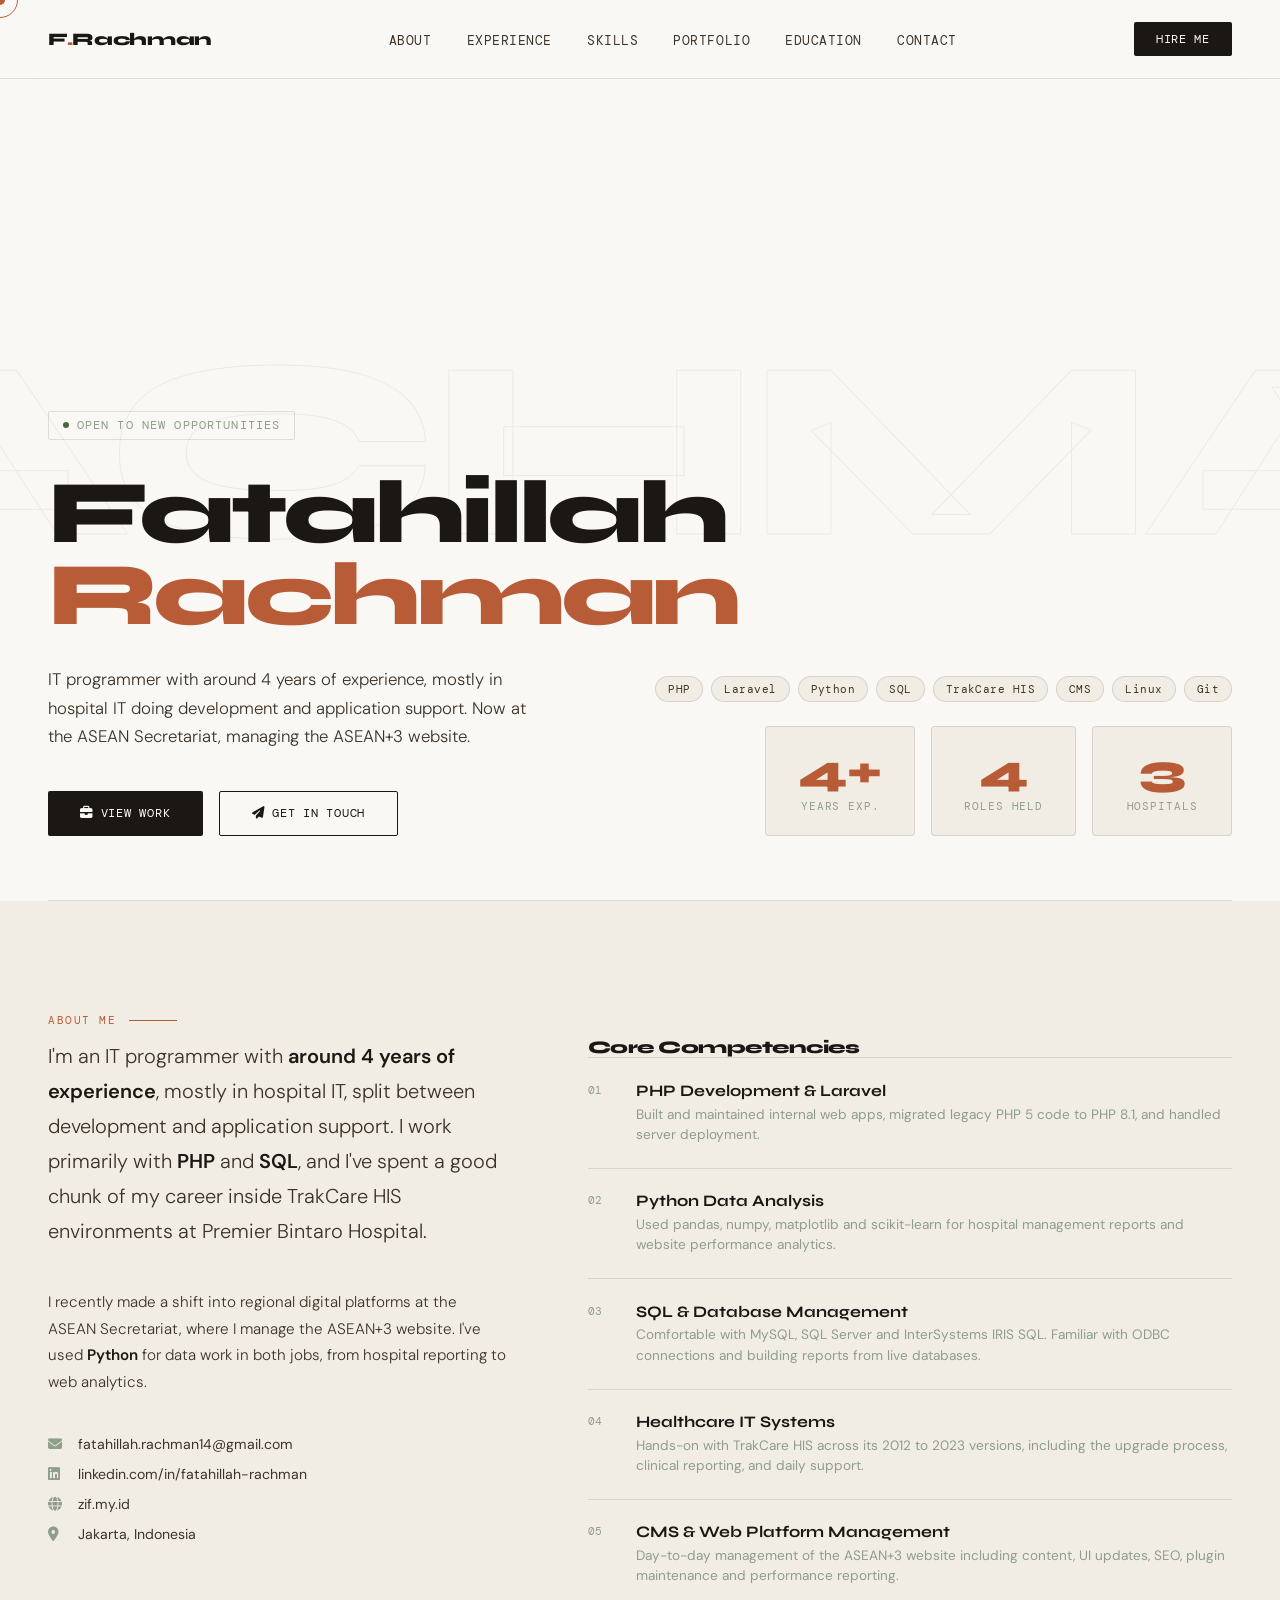
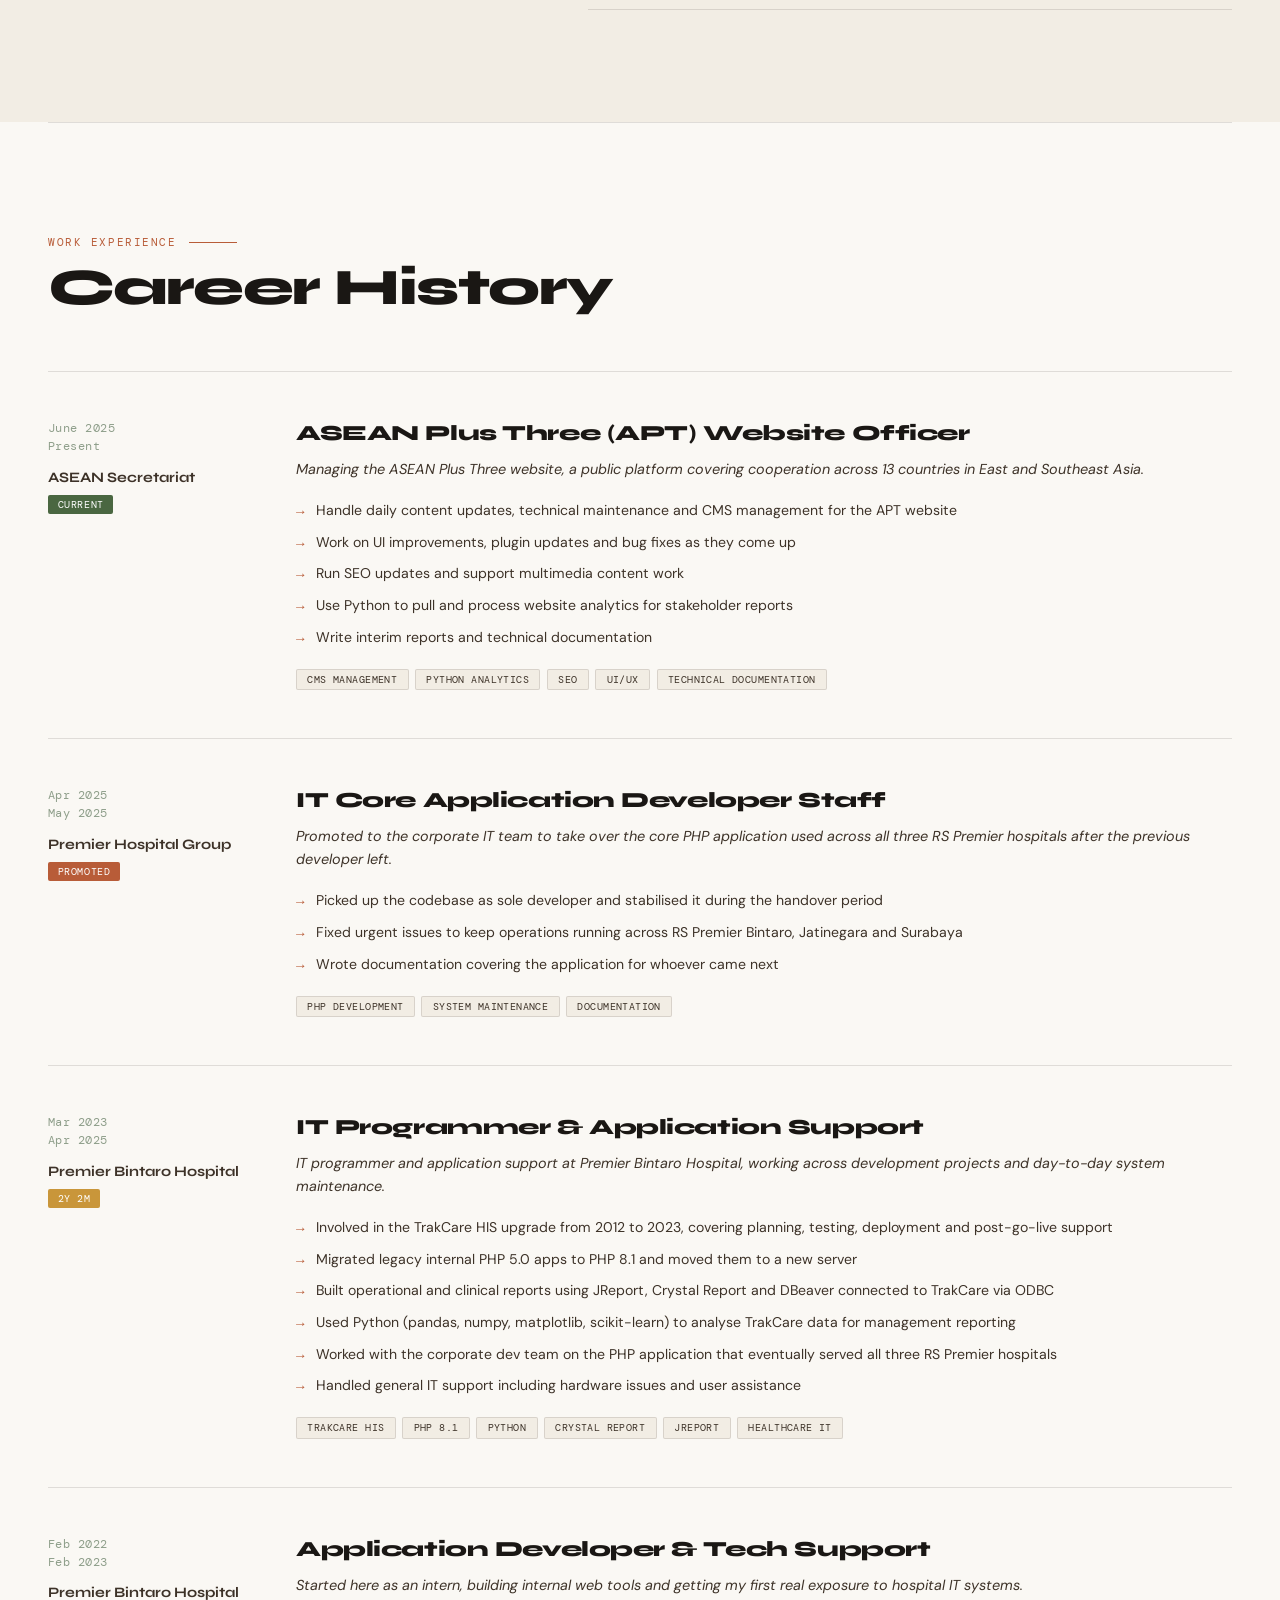
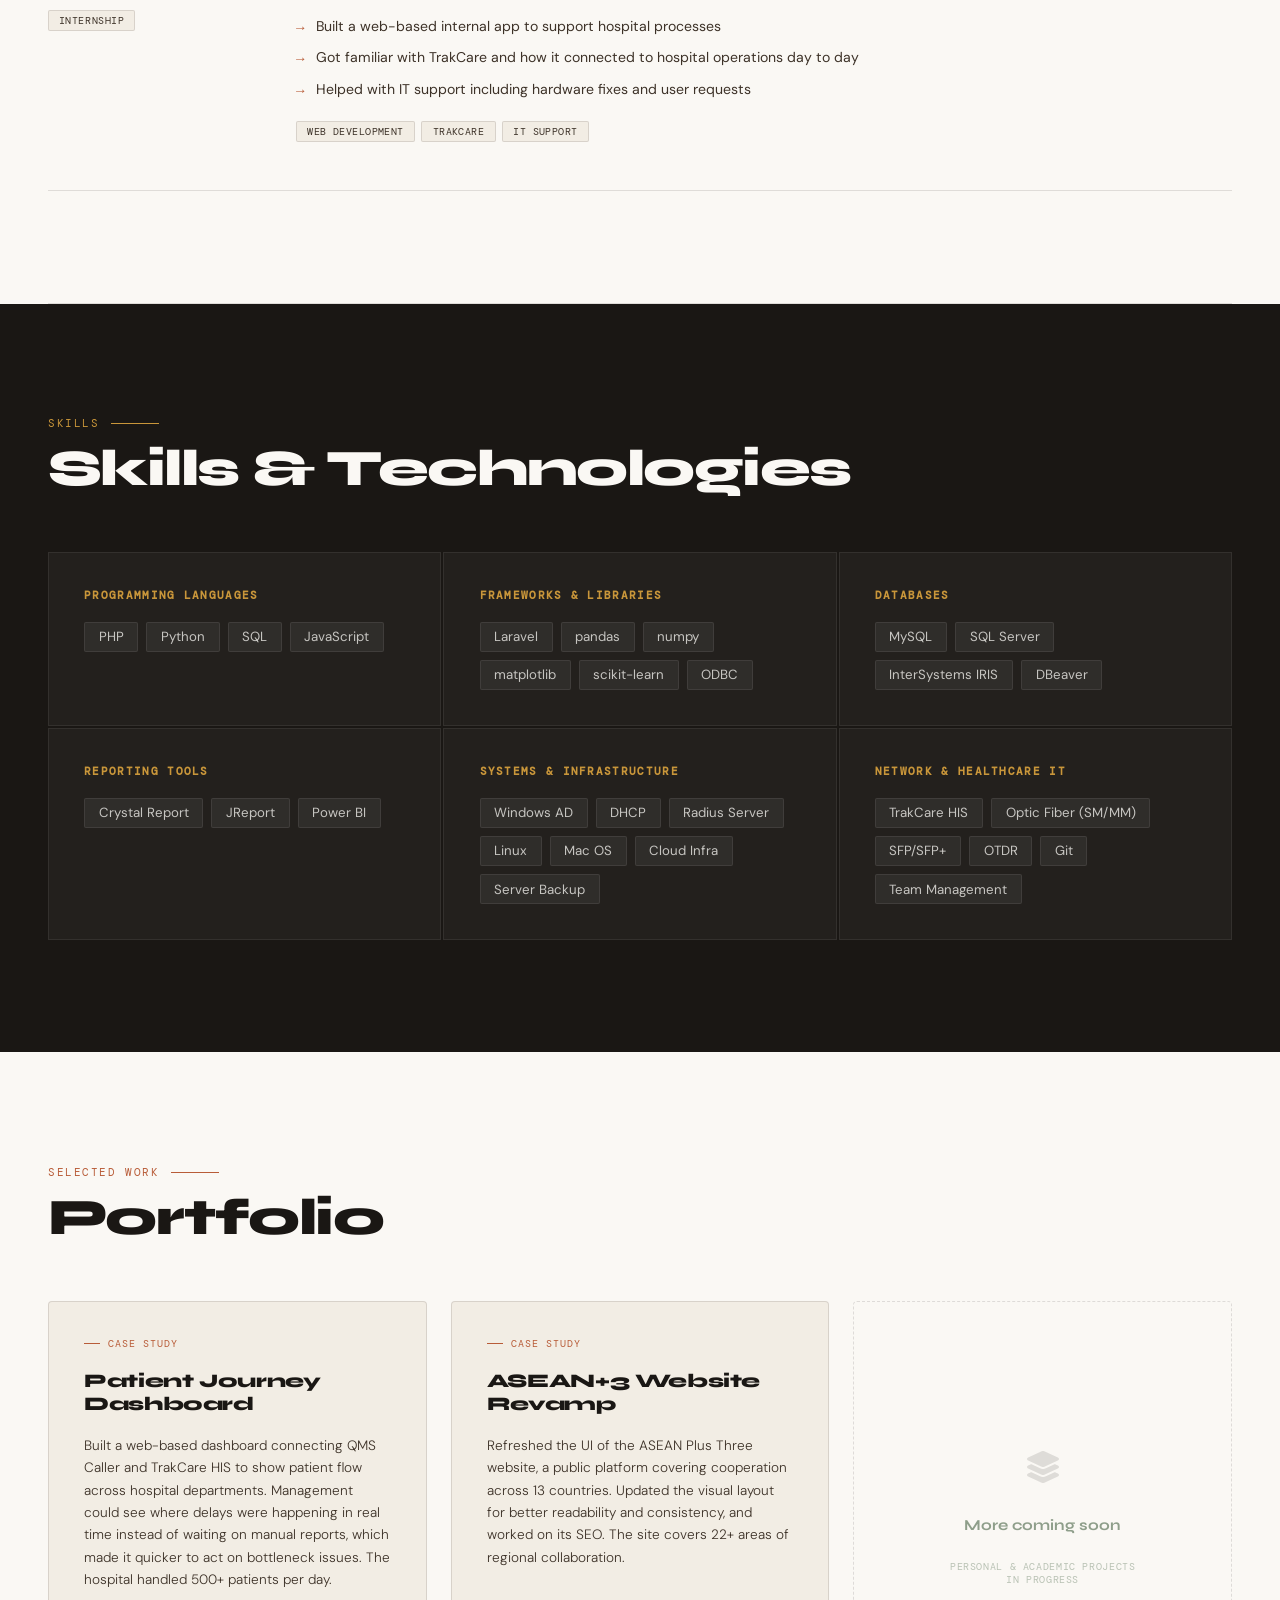
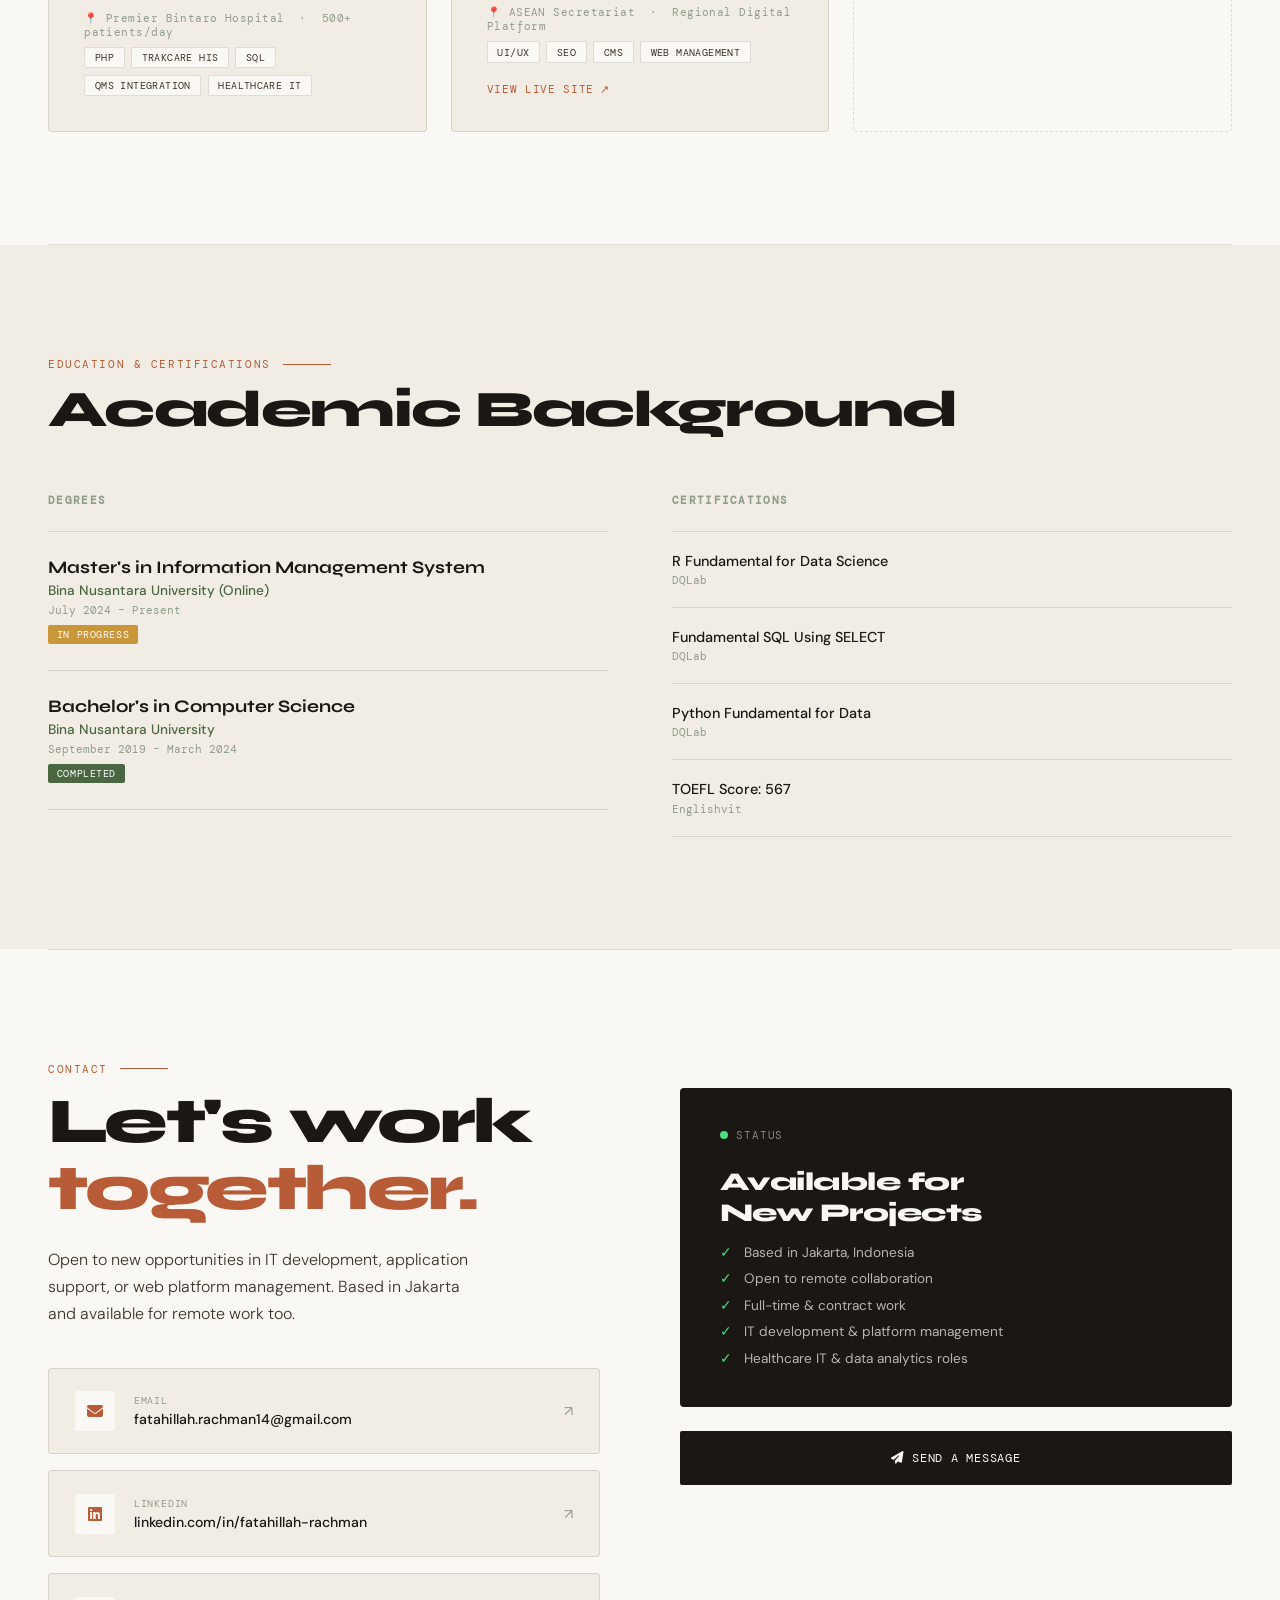
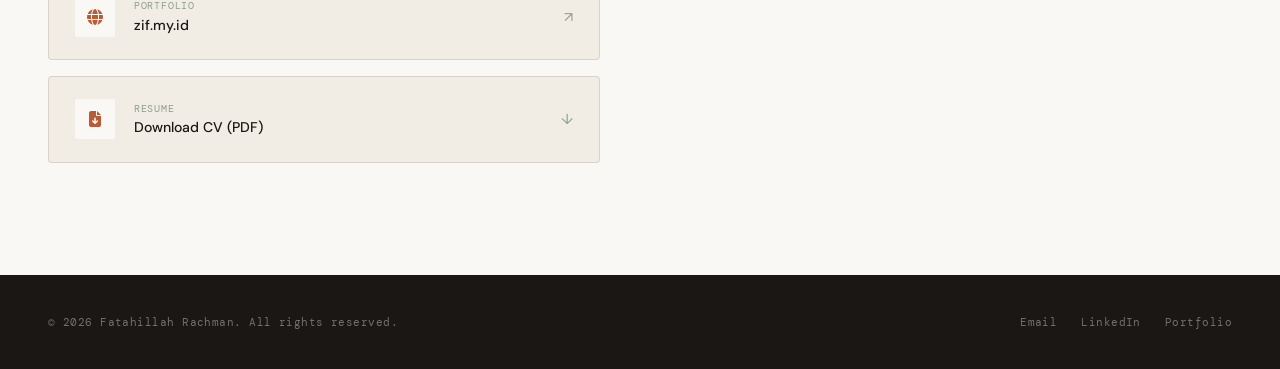
<file: index.html>
<!DOCTYPE html>
<html lang="en" class="scroll-smooth">
<head>
    <meta charset="UTF-8">
    <meta name="viewport" content="width=device-width, initial-scale=1.0">
    <title>Fatahillah Rachman — APT Website Officer & IT Programmer</title>
    <meta name="description" content="Portfolio of Fatahillah Rachman — APT Website Officer at ASEAN Secretariat. Background in healthcare IT, PHP development, SQL and Python data analysis.">

    <link rel="canonical" href="https://zif.my.id/">
    <link rel="icon" href="assets/favicon.ico">

    <meta property="og:type" content="website">
    <meta property="og:url" content="https://zif.my.id/">
    <meta property="og:title" content="Fatahillah Rachman — APT Website Officer & IT Programmer">
    <meta property="og:description" content="APT Website Officer at the ASEAN Secretariat. Background in healthcare IT, PHP development, SQL and Python data analysis.">
    <meta name="twitter:card" content="summary">

    <script>document.documentElement.classList.add('js');</script>

    <script type="application/ld+json">
    {
      "@context": "https://schema.org",
      "@type": "Person",
      "name": "Fatahillah Rachman",
      "url": "https://zif.my.id",
      "jobTitle": "ASEAN Plus Three (APT) Website Officer",
      "worksFor": { "@type": "Organization", "name": "ASEAN Secretariat" },
      "alumniOf": { "@type": "CollegeOrUniversity", "name": "Bina Nusantara University" },
      "knowsAbout": ["PHP", "Laravel", "Python", "SQL", "Healthcare IT", "TrakCare HIS", "CMS", "SEO", "Web Analytics"],
      "sameAs": ["https://linkedin.com/in/fatahillah-rachman"]
    }
    </script>

    <link rel="preconnect" href="https://fonts.googleapis.com">
    <link href="https://fonts.googleapis.com/css2?family=Syne:wght@400;600;700;800&family=DM+Mono:ital,wght@0,400;0,500;1,400&family=DM+Sans:ital,opsz,wght@0,9..40,300;0,9..40,400;0,9..40,500;1,9..40,300&display=swap" rel="stylesheet">
    <link rel="stylesheet" href="https://cdnjs.cloudflare.com/ajax/libs/font-awesome/6.5.0/css/all.min.css">

    <style>
        :root {
            --sand:    #F2EDE4;
            --cream:   #FAF8F4;
            --ink:     #1A1714;
            --bark:    #3D3228;
            --moss:    #4A6741;
            --clay:    #B85C38;
            --gold:    #C9963A;
            --mist:    #8E9E8A;
            --line:    rgba(26,23,20,0.12);
        }

        *, *::before, *::after { box-sizing: border-box; margin: 0; padding: 0; }

        html { font-size: 16px; }

        body {
            font-family: 'DM Sans', sans-serif;
            background: var(--cream);
            color: var(--ink);
            overflow-x: hidden;
        }

        /* Custom Cursor */
        .cursor {
            position: fixed;
            width: 10px; height: 10px;
            background: var(--clay);
            border-radius: 50%;
            pointer-events: none;
            z-index: 9999;
            transform: translate(-50%, -50%);
            transition: transform 0.1s, width 0.2s, height 0.2s, background 0.2s;
        }
        .cursor-ring {
            position: fixed;
            width: 36px; height: 36px;
            border: 1.5px solid var(--clay);
            border-radius: 50%;
            pointer-events: none;
            z-index: 9998;
            transform: translate(-50%, -50%);
            transition: transform 0.18s ease, width 0.25s, height 0.25s;
        }
        html:not(.has-cursor) .cursor, html:not(.has-cursor) .cursor-ring { display: none; }
        html.has-cursor, html.has-cursor * { cursor: none !important; }

        /* Scrollbar */
        ::-webkit-scrollbar { width: 5px; }
        ::-webkit-scrollbar-track { background: var(--sand); }
        ::-webkit-scrollbar-thumb { background: var(--clay); border-radius: 4px; }

        /* NAV */
        nav {
            position: fixed; top: 0; left: 0; right: 0;
            z-index: 100;
            display: flex; align-items: center; justify-content: space-between;
            padding: 1.4rem 3rem;
            background: rgba(250,248,244,0.85);
            backdrop-filter: blur(16px);
            border-bottom: 1px solid var(--line);
            transition: padding 0.3s;
        }
        .nav-logo {
            font-family: 'Syne', sans-serif;
            font-weight: 800; font-size: 1.1rem;
            letter-spacing: -0.02em;
            color: var(--ink);
            text-decoration: none;
        }
        .nav-logo span { color: var(--clay); }
        .nav-links { display: flex; gap: 2.2rem; list-style: none; }
        .nav-links a {
            font-size: 0.82rem;
            font-family: 'DM Mono', monospace;
            color: var(--bark);
            text-decoration: none;
            letter-spacing: 0.04em;
            text-transform: uppercase;
            transition: color 0.2s;
        }
        .nav-links a:hover { color: var(--clay); }
        .nav-cta {
            font-family: 'DM Mono', monospace;
            font-size: 0.78rem;
            letter-spacing: 0.05em;
            text-transform: uppercase;
            background: var(--ink);
            color: var(--cream);
            padding: 0.55rem 1.4rem;
            border-radius: 2px;
            text-decoration: none;
            transition: background 0.2s;
        }
        .nav-cta:hover { background: var(--clay); }
        .nav-hamburger { display: none; background: none; border: none; cursor: pointer; }
        .nav-hamburger span { display: block; width: 22px; height: 2px; background: var(--ink); margin: 5px 0; transition: 0.3s; }

        /* HERO */
        #home {
            min-height: 100vh;
            display: grid;
            grid-template-columns: 1fr 1fr;
            align-items: end;
            padding: 10rem 3rem 4rem;
            position: relative;
            overflow: hidden;
        }
        .hero-bg-text {
            position: absolute;
            top: 50%; left: 50%;
            transform: translate(-50%, -50%);
            font-family: 'Syne', sans-serif;
            font-weight: 800;
            font-size: clamp(8rem, 20vw, 18rem);
            color: transparent;
            -webkit-text-stroke: 1px rgba(26,23,20,0.06);
            white-space: nowrap;
            pointer-events: none;
            user-select: none;
            letter-spacing: -0.04em;
        }
        #home > * { min-width: 0; }
        .hero-left { position: relative; z-index: 2; }
        .hero-tag {
            display: inline-flex; align-items: center; gap: 0.5rem;
            font-family: 'DM Mono', monospace;
            font-size: 0.72rem;
            letter-spacing: 0.1em;
            text-transform: uppercase;
            color: var(--mist);
            border: 1px solid var(--line);
            padding: 0.35rem 0.85rem;
            border-radius: 2px;
            margin-bottom: 2rem;
        }
        .hero-tag::before {
            content: '';
            width: 6px; height: 6px;
            background: var(--moss);
            border-radius: 50%;
            animation: pulse 2s infinite;
        }
        @keyframes pulse { 0%,100%{opacity:1;transform:scale(1);} 50%{opacity:0.4;transform:scale(0.8);} }
        .hero-name {
            font-family: 'Syne', sans-serif;
            font-weight: 800;
            font-size: clamp(3.2rem, 7vw, 6.5rem);
            line-height: 0.92;
            letter-spacing: -0.04em;
            color: var(--ink);
            margin-bottom: 1.8rem;
        }
        .hero-name em { color: var(--clay); font-style: normal; }
        .hero-desc {
            font-size: 1.05rem;
            line-height: 1.7;
            color: var(--bark);
            max-width: 480px;
            margin-bottom: 2.5rem;
            font-weight: 300;
        }
        .hero-actions { display: flex; gap: 1rem; flex-wrap: wrap; }
        .btn {
            display: inline-flex; align-items: center; gap: 0.5rem;
            font-family: 'DM Mono', monospace;
            font-size: 0.78rem;
            letter-spacing: 0.06em;
            text-transform: uppercase;
            text-decoration: none;
            padding: 0.85rem 2rem;
            border-radius: 2px;
            transition: all 0.25s;
        }
        .btn-dark { background: var(--ink); color: var(--cream); }
        .btn-dark:hover { background: var(--clay); }
        .btn-outline {
            background: transparent;
            color: var(--ink);
            border: 1.5px solid var(--ink);
        }
        .btn-outline:hover { background: var(--ink); color: var(--cream); }

        .hero-right {
            position: relative; z-index: 2;
            display: flex; flex-direction: column;
            align-items: flex-end; justify-content: flex-end;
            gap: 1.5rem;
        }
        .hero-stats { display: flex; gap: 1rem; }
        .hero-stat-card {
            background: var(--sand);
            border: 1px solid var(--line);
            border-radius: 4px;
            padding: 1.4rem 2rem;
            text-align: center;
            min-width: 140px;
        }
        .hero-stat-card .num {
            font-family: 'Syne', sans-serif;
            font-weight: 800;
            font-size: 2.8rem;
            color: var(--clay);
            line-height: 1;
        }
        .hero-stat-card .label {
            font-family: 'DM Mono', monospace;
            font-size: 0.68rem;
            text-transform: uppercase;
            letter-spacing: 0.08em;
            color: var(--mist);
            margin-top: 0.3rem;
        }
        .hero-stack {
            display: flex; flex-wrap: wrap; gap: 0.5rem;
            justify-content: flex-end;
        }
        .stack-pill {
            font-family: 'DM Mono', monospace;
            font-size: 0.7rem;
            letter-spacing: 0.04em;
            background: var(--sand);
            border: 1px solid var(--line);
            color: var(--bark);
            padding: 0.3rem 0.75rem;
            border-radius: 100px;
        }
        /* SECTION BASE */
        section { padding: 7rem 3rem; }
        .section-label {
            font-family: 'DM Mono', monospace;
            font-size: 0.7rem;
            letter-spacing: 0.14em;
            text-transform: uppercase;
            color: var(--clay);
            margin-bottom: 0.75rem;
            display: flex; align-items: center; gap: 0.75rem;
        }
        .section-label::after { content: ''; flex: 1; max-width: 48px; height: 1px; background: var(--clay); }
        .section-title {
            font-family: 'Syne', sans-serif;
            font-weight: 800;
            font-size: clamp(2rem, 4vw, 3.2rem);
            letter-spacing: -0.03em;
            line-height: 1.05;
            color: var(--ink);
            margin-bottom: 3.5rem;
        }
        .divider { height: 1px; background: var(--line); margin: 0 3rem; }

        /* ABOUT */
        #about { background: var(--sand); }
        .about-grid { display: grid; grid-template-columns: 1fr 1.4fr; gap: 5rem; align-items: start; }
        .about-left { }
        .about-intro {
            font-size: 1.25rem;
            line-height: 1.75;
            font-weight: 300;
            color: var(--bark);
            margin-bottom: 2.5rem;
        }
        .about-intro strong { font-weight: 600; color: var(--ink); }
        .contact-chips { display: flex; flex-direction: column; gap: 0.75rem; }
        .chip {
            display: flex; align-items: center; gap: 0.85rem;
            font-size: 0.88rem;
            color: var(--bark);
            text-decoration: none;
            transition: color 0.2s;
        }
        .chip:hover { color: var(--clay); }
        .chip i { width: 16px; color: var(--mist); }
        .about-right { }
        .competency-list { display: flex; flex-direction: column; }
        .competency-item {
            display: flex; align-items: flex-start;
            padding: 1.4rem 0;
            border-bottom: 1px solid var(--line);
            gap: 1.5rem;
        }
        .competency-item:first-child { border-top: 1px solid var(--line); }
        .competency-num {
            font-family: 'DM Mono', monospace;
            font-size: 0.68rem;
            color: var(--mist);
            min-width: 24px;
            padding-top: 2px;
        }
        .competency-info h4 {
            font-family: 'Syne', sans-serif;
            font-weight: 700;
            font-size: 1rem;
            color: var(--ink);
            margin-bottom: 0.3rem;
        }
        .competency-info p {
            font-size: 0.85rem;
            color: var(--mist);
            line-height: 1.5;
        }

        /* EXPERIENCE */
        #experience { background: var(--cream); }
        .exp-list { display: flex; flex-direction: column; gap: 0; }
        .exp-item {
            display: grid;
            grid-template-columns: 200px 1fr;
            gap: 3rem;
            padding: 3rem 0;
            border-bottom: 1px solid var(--line);
            position: relative;
        }
        .exp-item:first-child { border-top: 1px solid var(--line); }
        .exp-meta { }
        .exp-date {
            font-family: 'DM Mono', monospace;
            font-size: 0.72rem;
            color: var(--mist);
            letter-spacing: 0.04em;
            line-height: 1.6;
            margin-bottom: 0.75rem;
        }
        .exp-company {
            font-family: 'Syne', sans-serif;
            font-weight: 700;
            font-size: 0.9rem;
            color: var(--bark);
            margin-bottom: 0.4rem;
        }
        .exp-badge {
            display: inline-block;
            font-family: 'DM Mono', monospace;
            font-size: 0.62rem;
            letter-spacing: 0.06em;
            text-transform: uppercase;
            padding: 0.2rem 0.6rem;
            border-radius: 2px;
        }
        .badge-current { background: var(--moss); color: #fff; }
        .badge-promoted { background: var(--clay); color: #fff; }
        .badge-intern { background: var(--sand); color: var(--bark); border: 1px solid var(--line); }
        .exp-body { }
        .exp-title {
            font-family: 'Syne', sans-serif;
            font-weight: 800;
            font-size: 1.35rem;
            letter-spacing: -0.02em;
            color: var(--ink);
            margin-bottom: 0.75rem;
        }
        .exp-summary {
            font-size: 0.9rem;
            color: var(--bark);
            font-style: italic;
            margin-bottom: 1.2rem;
            line-height: 1.6;
        }
        .exp-bullets { list-style: none; display: flex; flex-direction: column; gap: 0.55rem; }
        .exp-bullets li {
            display: flex; gap: 0.75rem;
            font-size: 0.88rem;
            color: var(--bark);
            line-height: 1.55;
        }
        .exp-bullets li::before {
            content: '→';
            color: var(--clay);
            font-family: 'DM Mono', monospace;
            flex-shrink: 0;
            margin-top: 1px;
        }
        .exp-tags { display: flex; flex-wrap: wrap; gap: 0.4rem; margin-top: 1.2rem; }
        .exp-tag {
            font-family: 'DM Mono', monospace;
            font-size: 0.65rem;
            letter-spacing: 0.04em;
            text-transform: uppercase;
            background: var(--sand);
            color: var(--bark);
            border: 1px solid var(--line);
            padding: 0.2rem 0.65rem;
            border-radius: 2px;
        }

        /* SKILLS */
        #skills { background: var(--ink); color: var(--cream); }
        #skills .section-label { color: var(--gold); }
        #skills .section-label::after { background: var(--gold); }
        #skills .section-title { color: var(--cream); }
        .skills-grid { display: grid; grid-template-columns: repeat(3, 1fr); gap: 2px; }
        .skill-block {
            background: rgba(255,255,255,0.04);
            padding: 2.2rem;
            border: 1px solid rgba(255,255,255,0.07);
            transition: background 0.2s;
        }
        .skill-block:hover { background: rgba(255,255,255,0.08); }
        .skill-block h3 {
            font-family: 'DM Mono', monospace;
            font-size: 0.68rem;
            letter-spacing: 0.12em;
            text-transform: uppercase;
            color: var(--gold);
            margin-bottom: 1.2rem;
        }
        .skill-items { display: flex; flex-wrap: wrap; gap: 0.5rem; }
        .skill-item {
            font-size: 0.83rem;
            background: rgba(255,255,255,0.06);
            color: rgba(250,248,244,0.75);
            padding: 0.35rem 0.85rem;
            border-radius: 2px;
            border: 1px solid rgba(255,255,255,0.08);
            transition: background 0.2s, color 0.2s;
        }
        .skill-item:hover { background: var(--clay); color: #fff; border-color: var(--clay); }

        /* EDUCATION */
        #education { background: var(--sand); }
        .edu-grid { display: grid; grid-template-columns: 1fr 1fr; gap: 4rem; }
        .edu-col h3 {
            font-family: 'DM Mono', monospace;
            font-size: 0.68rem;
            letter-spacing: 0.12em;
            text-transform: uppercase;
            color: var(--mist);
            margin-bottom: 1.5rem;
        }
        .edu-item {
            padding: 1.6rem 0;
            border-bottom: 1px solid var(--line);
        }
        .edu-item:first-of-type { border-top: 1px solid var(--line); }
        .edu-degree {
            font-family: 'Syne', sans-serif;
            font-weight: 700;
            font-size: 1.1rem;
            color: var(--ink);
            margin-bottom: 0.25rem;
        }
        .edu-school {
            font-size: 0.85rem;
            color: var(--moss);
            font-weight: 500;
            margin-bottom: 0.25rem;
        }
        .edu-date {
            font-family: 'DM Mono', monospace;
            font-size: 0.7rem;
            color: var(--mist);
        }
        .edu-status {
            display: inline-block;
            font-family: 'DM Mono', monospace;
            font-size: 0.6rem;
            letter-spacing: 0.06em;
            text-transform: uppercase;
            padding: 0.18rem 0.55rem;
            border-radius: 2px;
            margin-top: 0.5rem;
        }
        .status-ongoing { background: var(--gold); color: #fff; }
        .status-done { background: var(--moss); color: #fff; }
        .cert-item {
            padding: 1.25rem 0;
            border-bottom: 1px solid var(--line);
        }
        .cert-item:first-of-type { border-top: 1px solid var(--line); }
        .cert-name {
            font-size: 0.9rem;
            font-weight: 500;
            color: var(--ink);
            margin-bottom: 0.2rem;
        }
        .cert-issuer {
            font-family: 'DM Mono', monospace;
            font-size: 0.68rem;
            color: var(--mist);
        }

        /* CONTACT */
        #contact { background: var(--cream); }
        .contact-grid { display: grid; grid-template-columns: 1fr 1fr; gap: 5rem; align-items: start; }
        .contact-left .big-text {
            font-family: 'Syne', sans-serif;
            font-weight: 800;
            font-size: clamp(2.2rem, 5vw, 4rem);
            letter-spacing: -0.04em;
            line-height: 1.05;
            color: var(--ink);
            margin-bottom: 1.5rem;
        }
        .contact-left .big-text em { color: var(--clay); font-style: normal; }
        .contact-left p {
            font-size: 1rem;
            color: var(--bark);
            font-weight: 300;
            line-height: 1.7;
            max-width: 420px;
            margin-bottom: 2.5rem;
        }
        .contact-links { display: flex; flex-direction: column; gap: 1rem; }
        .contact-link {
            display: flex; align-items: center; gap: 1.2rem;
            padding: 1.4rem 1.6rem;
            background: var(--sand);
            border: 1px solid var(--line);
            text-decoration: none;
            color: var(--ink);
            border-radius: 4px;
            transition: all 0.2s;
        }
        .contact-link:hover { background: var(--ink); color: var(--cream); border-color: var(--ink); }
        .contact-link:hover .cl-icon { background: rgba(255,255,255,0.1); color: var(--cream); }
        .cl-icon {
            width: 40px; height: 40px;
            background: var(--cream);
            border-radius: 2px;
            display: flex; align-items: center; justify-content: center;
            font-size: 1rem;
            color: var(--clay);
            flex-shrink: 0;
            transition: all 0.2s;
        }
        .cl-info { flex: 1; }
        .cl-type { font-family: 'DM Mono', monospace; font-size: 0.62rem; letter-spacing: 0.08em; text-transform: uppercase; color: var(--mist); margin-bottom: 0.2rem; }
        .cl-value { font-size: 0.88rem; font-weight: 500; }
        .cl-arrow { font-size: 0.9rem; color: var(--mist); transition: transform 0.2s; }
        .contact-link:hover .cl-arrow { transform: translate(4px, -4px); color: var(--cream); }
        .contact-right { }
        .availability-card {
            background: var(--ink);
            color: var(--cream);
            border-radius: 4px;
            padding: 2.5rem;
            margin-bottom: 1.5rem;
        }
        .avail-dot {
            display: inline-block;
            width: 8px; height: 8px;
            background: #4ade80;
            border-radius: 50%;
            margin-right: 0.5rem;
            animation: pulse 2s infinite;
        }
        .avail-title {
            font-family: 'DM Mono', monospace;
            font-size: 0.7rem;
            letter-spacing: 0.08em;
            text-transform: uppercase;
            color: rgba(250,248,244,0.5);
            margin-bottom: 1.5rem;
        }
        .avail-status {
            font-family: 'Syne', sans-serif;
            font-weight: 800;
            font-size: 1.6rem;
            letter-spacing: -0.02em;
            margin-bottom: 1rem;
        }
        .avail-list { list-style: none; display: flex; flex-direction: column; gap: 0.6rem; }
        .avail-list li { font-size: 0.85rem; color: rgba(250,248,244,0.7); display: flex; gap: 0.75rem; }
        .avail-list li::before { content: '✓'; color: #4ade80; }

        /* PORTFOLIO */
        #portfolio { background: var(--cream); }
        .porto-grid {
            display: grid;
            grid-template-columns: repeat(3, 1fr);
            gap: 1.5rem;
        }
        .porto-card {
            background: var(--sand);
            border: 1px solid var(--line);
            border-radius: 4px;
            padding: 2.2rem;
            display: flex;
            flex-direction: column;
            gap: 1.2rem;
            transition: all 0.25s;
            position: relative;
            overflow: hidden;
        }
        .porto-card::before {
            content: '';
            position: absolute;
            top: 0; left: 0; right: 0;
            height: 3px;
            background: var(--clay);
            transform: scaleX(0);
            transform-origin: left;
            transition: transform 0.3s ease;
        }
        .porto-card:hover::before { transform: scaleX(1); }
        .porto-card:hover { border-color: rgba(184,92,56,0.3); transform: translateY(-3px); }
        .porto-card.coming-soon {
            border-style: dashed;
            background: transparent;
            align-items: center;
            justify-content: center;
            text-align: center;
            min-height: 280px;
        }
        .porto-card.coming-soon:hover { transform: none; border-color: var(--line); }
        .porto-card.coming-soon::before { display: none; }
        .porto-type {
            font-family: 'DM Mono', monospace;
            font-size: 0.62rem;
            letter-spacing: 0.1em;
            text-transform: uppercase;
            color: var(--clay);
            display: flex; align-items: center; gap: 0.5rem;
        }
        .porto-type::before {
            content: '';
            width: 16px; height: 1px;
            background: var(--clay);
        }
        .porto-title {
            font-family: 'Syne', sans-serif;
            font-weight: 800;
            font-size: 1.2rem;
            letter-spacing: -0.02em;
            color: var(--ink);
            line-height: 1.2;
        }
        .porto-desc {
            font-size: 0.85rem;
            color: var(--bark);
            line-height: 1.65;
            font-weight: 300;
            flex: 1;
        }
        .porto-meta {
            display: flex; flex-direction: column; gap: 0.5rem;
        }
        .porto-org {
            font-family: 'DM Mono', monospace;
            font-size: 0.68rem;
            color: var(--mist);
            letter-spacing: 0.04em;
        }
        .porto-tags { display: flex; flex-wrap: wrap; gap: 0.4rem; }
        .porto-tag {
            font-family: 'DM Mono', monospace;
            font-size: 0.62rem;
            letter-spacing: 0.04em;
            text-transform: uppercase;
            background: var(--cream);
            color: var(--bark);
            border: 1px solid var(--line);
            padding: 0.2rem 0.6rem;
            border-radius: 2px;
        }
        .porto-link {
            display: inline-flex; align-items: center; gap: 0.4rem;
            font-family: 'DM Mono', monospace;
            font-size: 0.68rem;
            letter-spacing: 0.06em;
            text-transform: uppercase;
            color: var(--clay);
            text-decoration: none;
            margin-top: auto;
            transition: gap 0.2s;
        }
        .porto-link:hover { gap: 0.7rem; }
        .porto-coming-icon {
            font-size: 2rem;
            color: var(--line);
            margin-bottom: 0.5rem;
        }
        .porto-coming-text {
            font-family: 'Syne', sans-serif;
            font-weight: 700;
            font-size: 0.95rem;
            color: var(--mist);
            margin-bottom: 0.4rem;
        }
        .porto-coming-sub {
            font-family: 'DM Mono', monospace;
            font-size: 0.65rem;
            letter-spacing: 0.06em;
            color: rgba(142,158,138,0.6);
            text-transform: uppercase;
        }
        @media (max-width: 900px) {
            .porto-grid { grid-template-columns: 1fr; }
        }

        /* FOOTER */
        footer {
            background: var(--ink);
            color: rgba(250,248,244,0.4);
            padding: 2.5rem 3rem;
            display: flex;
            align-items: center;
            justify-content: space-between;
            font-family: 'DM Mono', monospace;
            font-size: 0.7rem;
            letter-spacing: 0.04em;
        }
        footer a { color: rgba(250,248,244,0.4); text-decoration: none; transition: color 0.2s; }
        footer a:hover { color: var(--clay); }

        /* MOBILE NAV MENU */
        .mobile-nav {
            display: none;
            position: fixed;
            top: 0; left: 0; right: 0; bottom: 0;
            background: var(--cream);
            z-index: 99;
            flex-direction: column;
            align-items: center;
            justify-content: center;
            gap: 2rem;
        }
        .mobile-nav.open { display: flex; }
        .mobile-nav a {
            font-family: 'Syne', sans-serif;
            font-weight: 800;
            font-size: 2.5rem;
            color: var(--ink);
            text-decoration: none;
            letter-spacing: -0.02em;
        }
        .mobile-nav a:hover { color: var(--clay); }
        .mobile-close {
            position: absolute; top: 1.5rem; right: 2rem;
            font-size: 1.5rem;
            background: none; border: none;
            color: var(--ink); cursor: pointer;
        }

        /* RESPONSIVE */
        @media (max-width: 900px) {
            nav { padding: 1.2rem 1.5rem; }
            .nav-links, .nav-cta { display: none; }
            .nav-hamburger { display: block; }
            #home { grid-template-columns: 1fr; padding: 8rem 1.5rem 3rem; }
            .hero-right { align-items: flex-start; margin-top: 2.5rem; }
            .hero-name { font-size: clamp(2rem, 10.5vw, 6.5rem); }
            .hero-right { align-self: stretch; }
            .hero-stats { display: grid; grid-template-columns: repeat(3, 1fr); width: 100%; }
            .hero-stat-card { min-width: 0; padding: 1.2rem 0.5rem; }
            .hero-stat-card .num { font-size: 2.2rem; }
            .hero-stack { justify-content: flex-start; }
            .hero-bg-text { font-size: 5rem; }
            section { padding: 5rem 1.5rem; }
            .divider { margin: 0 1.5rem; }
            .about-grid { grid-template-columns: 1fr; gap: 3rem; }
            .exp-item { grid-template-columns: 1fr; gap: 0.5rem; }
            .skills-grid { grid-template-columns: 1fr 1fr; }
            .edu-grid { grid-template-columns: 1fr; }
            .porto-grid { grid-template-columns: 1fr; }
            .contact-grid { grid-template-columns: 1fr; gap: 3rem; }
            .contact-grid > *, .cl-info { min-width: 0; }
            .cl-value { overflow-wrap: anywhere; }
            footer { flex-direction: column; gap: 1rem; text-align: center; }
            .mobile-nav a { font-size: 1.8rem; }
        }
        @media (max-width: 560px) {
            .skills-grid { grid-template-columns: 1fr; }
            .section-title { font-size: clamp(1.6rem, 8vw, 2rem); overflow-wrap: break-word; }
            .hero-stat-card .label { letter-spacing: 0.02em; font-size: 0.6rem; }
        }

        /* SCROLL REVEAL */
        html.js .reveal {
            opacity: 0;
            transform: translateY(28px);
            transition: opacity 0.7s ease, transform 0.7s ease;
        }
        html.js .reveal.visible {
            opacity: 1;
            transform: translateY(0);
        }

        @media (prefers-reduced-motion: reduce) {
            html { scroll-behavior: auto; }
            *, *::before, *::after { animation: none !important; transition: none !important; }
            html.js .reveal { opacity: 1; transform: none; }
        }
    </style>
</head>
<body>
    <!-- Cursor -->
    <div class="cursor" id="cursor"></div>
    <div class="cursor-ring" id="cursorRing"></div>

    <!-- Mobile Nav -->
    <div class="mobile-nav" id="mobileNav">
        <button class="mobile-close" id="mobileClose">✕</button>
        <a href="#home" onclick="closeMobileNav()">Home</a>
        <a href="#about" onclick="closeMobileNav()">About</a>
        <a href="#experience" onclick="closeMobileNav()">Experience</a>
        <a href="#skills" onclick="closeMobileNav()">Skills</a>
        <a href="#portfolio" onclick="closeMobileNav()">Portfolio</a>
        <a href="#education" onclick="closeMobileNav()">Education</a>
        <a href="#contact" onclick="closeMobileNav()">Contact</a>
    </div>

    <!-- Navigation -->
    <nav id="mainNav">
        <a href="#home" class="nav-logo">F<span>.</span>Rachman</a>
        <ul class="nav-links">
            <li><a href="#about">About</a></li>
            <li><a href="#experience">Experience</a></li>
            <li><a href="#skills">Skills</a></li>
            <li><a href="#portfolio">Portfolio</a></li>
            <li><a href="#education">Education</a></li>
            <li><a href="#contact">Contact</a></li>
        </ul>
        <a href="mailto:fatahillah.rachman14@gmail.com" class="nav-cta">Hire Me</a>
        <button class="nav-hamburger" id="navHamburger" aria-label="Menu">
            <span></span><span></span><span></span>
        </button>
    </nav>

    <!-- HERO -->
    <section id="home">
        <div class="hero-bg-text">RACHMAN</div>
        <div class="hero-left">
            <div class="hero-tag">Open to new opportunities</div>
            <h1 class="hero-name">
                Fatahillah<br><em>Rachman</em>
            </h1>
            <p class="hero-desc">
                IT programmer with around 4 years of experience, mostly in hospital IT doing development and application support. Now at the ASEAN Secretariat, managing the ASEAN+3 website.
            </p>
            <div class="hero-actions">
                <a href="#experience" class="btn btn-dark"><i class="fas fa-briefcase"></i> View Work</a>
                <a href="mailto:fatahillah.rachman14@gmail.com" class="btn btn-outline"><i class="fas fa-paper-plane"></i> Get In Touch</a>
            </div>
        </div>
        <div class="hero-right">
            <div class="hero-stack">
                <span class="stack-pill">PHP</span>
                <span class="stack-pill">Laravel</span>
                <span class="stack-pill">Python</span>
                <span class="stack-pill">SQL</span>
                <span class="stack-pill">TrakCare HIS</span>
                <span class="stack-pill">CMS</span>
                <span class="stack-pill">Linux</span>
                <span class="stack-pill">Git</span>
            </div>
            <div class="hero-stats">
                <div class="hero-stat-card">
                    <div class="num">4+</div>
                    <div class="label">Years Exp.</div>
                </div>
                <div class="hero-stat-card">
                    <div class="num">4</div>
                    <div class="label">Roles Held</div>
                </div>
                <div class="hero-stat-card">
                    <div class="num">3</div>
                    <div class="label">Hospitals</div>
                </div>
            </div>
        </div>

    </section>

    <div class="divider"></div>

    <!-- ABOUT -->
    <section id="about">
        <div class="section-label">About Me</div>
        <div class="about-grid">
            <div class="about-left reveal">
                <p class="about-intro">
                    I'm an IT programmer with <strong>around 4 years of experience</strong>, mostly in hospital IT, split between development and application support. I work primarily with <strong>PHP</strong> and <strong>SQL</strong>, and I've spent a good chunk of my career inside TrakCare HIS environments at Premier Bintaro Hospital.
                </p>
                <p class="about-intro" style="font-size:0.95rem;">
                    I recently made a shift into regional digital platforms at the ASEAN Secretariat, where I manage the ASEAN+3 website. I've used <strong>Python</strong> for data work in both jobs, from hospital reporting to web analytics.
                </p>
                <div class="contact-chips" style="margin-top:2rem;">
                    <a href="mailto:fatahillah.rachman14@gmail.com" class="chip">
                        <i class="fas fa-envelope"></i> fatahillah.rachman14@gmail.com
                    </a>
                    <a href="https://linkedin.com/in/fatahillah-rachman" target="_blank" rel="noopener" class="chip">
                        <i class="fab fa-linkedin"></i> linkedin.com/in/fatahillah-rachman
                    </a>
                    <a href="https://zif.my.id" target="_blank" rel="noopener" class="chip">
                        <i class="fas fa-globe"></i> zif.my.id
                    </a>
                    <span class="chip">
                        <i class="fas fa-map-marker-alt"></i> Jakarta, Indonesia
                    </span>
                </div>
            </div>
            <div class="about-right reveal">
                <div class="section-title" style="font-size:1.1rem; margin-bottom:0;">Core Competencies</div>
                <div class="competency-list">
                    <div class="competency-item">
                        <span class="competency-num">01</span>
                        <div class="competency-info">
                            <h4>PHP Development & Laravel</h4>
                            <p>Built and maintained internal web apps, migrated legacy PHP 5 code to PHP 8.1, and handled server deployment.</p>
                        </div>
                    </div>
                    <div class="competency-item">
                        <span class="competency-num">02</span>
                        <div class="competency-info">
                            <h4>Python Data Analysis</h4>
                            <p>Used pandas, numpy, matplotlib and scikit-learn for hospital management reports and website performance analytics.</p>
                        </div>
                    </div>
                    <div class="competency-item">
                        <span class="competency-num">03</span>
                        <div class="competency-info">
                            <h4>SQL & Database Management</h4>
                            <p>Comfortable with MySQL, SQL Server and InterSystems IRIS SQL. Familiar with ODBC connections and building reports from live databases.</p>
                        </div>
                    </div>
                    <div class="competency-item">
                        <span class="competency-num">04</span>
                        <div class="competency-info">
                            <h4>Healthcare IT Systems</h4>
                            <p>Hands-on with TrakCare HIS across its 2012 to 2023 versions, including the upgrade process, clinical reporting, and daily support.</p>
                        </div>
                    </div>
                    <div class="competency-item">
                        <span class="competency-num">05</span>
                        <div class="competency-info">
                            <h4>CMS & Web Platform Management</h4>
                            <p>Day-to-day management of the ASEAN+3 website including content, UI updates, SEO, plugin maintenance and performance reporting.</p>
                        </div>
                    </div>
                </div>
            </div>
        </div>
    </section>

    <div class="divider"></div>

    <!-- EXPERIENCE -->
    <section id="experience">
        <div class="section-label">Work Experience</div>
        <h2 class="section-title">Career History</h2>
        <div class="exp-list">

            <!-- ASEAN -->
            <div class="exp-item reveal">
                <div class="exp-meta">
                    <div class="exp-date">June 2025<br>Present</div>
                    <div class="exp-company">ASEAN Secretariat</div>
                    <span class="exp-badge badge-current">Current</span>
                </div>
                <div class="exp-body">
                    <div class="exp-title">ASEAN Plus Three (APT) Website Officer</div>
                    <p class="exp-summary">Managing the ASEAN Plus Three website, a public platform covering cooperation across 13 countries in East and Southeast Asia.</p>
                    <ul class="exp-bullets">
                        <li>Handle daily content updates, technical maintenance and CMS management for the APT website</li>
                        <li>Work on UI improvements, plugin updates and bug fixes as they come up</li>
                        <li>Run SEO updates and support multimedia content work</li>
                        <li>Use Python to pull and process website analytics for stakeholder reports</li>
                        <li>Write interim reports and technical documentation</li>
                    </ul>
                    <div class="exp-tags">
                        <span class="exp-tag">CMS Management</span>
                        <span class="exp-tag">Python Analytics</span>
                        <span class="exp-tag">SEO</span>
                        <span class="exp-tag">UI/UX</span>
                        <span class="exp-tag">Technical Documentation</span>
                    </div>
                </div>
            </div>

            <!-- Premier Group -->
            <div class="exp-item reveal">
                <div class="exp-meta">
                    <div class="exp-date">Apr 2025<br>May 2025</div>
                    <div class="exp-company">Premier Hospital Group</div>
                    <span class="exp-badge badge-promoted">Promoted</span>
                </div>
                <div class="exp-body">
                    <div class="exp-title">IT Core Application Developer Staff</div>
                    <p class="exp-summary">Promoted to the corporate IT team to take over the core PHP application used across all three RS Premier hospitals after the previous developer left.</p>
                    <ul class="exp-bullets">
                        <li>Picked up the codebase as sole developer and stabilised it during the handover period</li>
                        <li>Fixed urgent issues to keep operations running across RS Premier Bintaro, Jatinegara and Surabaya</li>
                        <li>Wrote documentation covering the application for whoever came next</li>
                    </ul>
                    <div class="exp-tags">
                        <span class="exp-tag">PHP Development</span>
                        <span class="exp-tag">System Maintenance</span>
                        <span class="exp-tag">Documentation</span>
                    </div>
                </div>
            </div>

            <!-- Premier Bintaro -->
            <div class="exp-item reveal">
                <div class="exp-meta">
                    <div class="exp-date">Mar 2023<br>Apr 2025</div>
                    <div class="exp-company">Premier Bintaro Hospital</div>
                    <span class="exp-badge" style="background:var(--gold);color:#fff;">2y 2m</span>
                </div>
                <div class="exp-body">
                    <div class="exp-title">IT Programmer & Application Support</div>
                    <p class="exp-summary">IT programmer and application support at Premier Bintaro Hospital, working across development projects and day-to-day system maintenance.</p>
                    <ul class="exp-bullets">
                        <li>Involved in the TrakCare HIS upgrade from 2012 to 2023, covering planning, testing, deployment and post-go-live support</li>
                        <li>Migrated legacy internal PHP 5.0 apps to PHP 8.1 and moved them to a new server</li>
                        <li>Built operational and clinical reports using JReport, Crystal Report and DBeaver connected to TrakCare via ODBC</li>
                        <li>Used Python (pandas, numpy, matplotlib, scikit-learn) to analyse TrakCare data for management reporting</li>
                        <li>Worked with the corporate dev team on the PHP application that eventually served all three RS Premier hospitals</li>
                        <li>Handled general IT support including hardware issues and user assistance</li>
                    </ul>
                    <div class="exp-tags">
                        <span class="exp-tag">TrakCare HIS</span>
                        <span class="exp-tag">PHP 8.1</span>
                        <span class="exp-tag">Python</span>
                        <span class="exp-tag">Crystal Report</span>
                        <span class="exp-tag">JReport</span>
                        <span class="exp-tag">Healthcare IT</span>
                    </div>
                </div>
            </div>

            <!-- Internship -->
            <div class="exp-item reveal">
                <div class="exp-meta">
                    <div class="exp-date">Feb 2022<br>Feb 2023</div>
                    <div class="exp-company">Premier Bintaro Hospital</div>
                    <span class="exp-badge badge-intern">Internship</span>
                </div>
                <div class="exp-body">
                    <div class="exp-title">Application Developer & Tech Support</div>
                    <p class="exp-summary">Started here as an intern, building internal web tools and getting my first real exposure to hospital IT systems.</p>
                    <ul class="exp-bullets">
                        <li>Built a web-based internal app to support hospital processes</li>
                        <li>Got familiar with TrakCare and how it connected to hospital operations day to day</li>
                        <li>Helped with IT support including hardware fixes and user requests</li>
                    </ul>
                    <div class="exp-tags">
                        <span class="exp-tag">Web Development</span>
                        <span class="exp-tag">TrakCare</span>
                        <span class="exp-tag">IT Support</span>
                    </div>
                </div>
            </div>

        </div>
    </section>

    <div class="divider"></div>

    <!-- SKILLS -->
    <section id="skills">
        <div class="section-label">Skills</div>
        <h2 class="section-title" style="color:var(--cream);">Skills & Technologies</h2>
        <div class="skills-grid reveal">
            <div class="skill-block">
                <h3>Programming Languages</h3>
                <div class="skill-items">
                    <span class="skill-item">PHP</span>
                    <span class="skill-item">Python</span>
                    <span class="skill-item">SQL</span>
                    <span class="skill-item">JavaScript</span>
                </div>
            </div>
            <div class="skill-block">
                <h3>Frameworks & Libraries</h3>
                <div class="skill-items">
                    <span class="skill-item">Laravel</span>
                    <span class="skill-item">pandas</span>
                    <span class="skill-item">numpy</span>
                    <span class="skill-item">matplotlib</span>
                    <span class="skill-item">scikit-learn</span>
                    <span class="skill-item">ODBC</span>
                </div>
            </div>
            <div class="skill-block">
                <h3>Databases</h3>
                <div class="skill-items">
                    <span class="skill-item">MySQL</span>
                    <span class="skill-item">SQL Server</span>
                    <span class="skill-item">InterSystems IRIS</span>
                    <span class="skill-item">DBeaver</span>
                </div>
            </div>
            <div class="skill-block">
                <h3>Reporting Tools</h3>
                <div class="skill-items">
                    <span class="skill-item">Crystal Report</span>
                    <span class="skill-item">JReport</span>
                    <span class="skill-item">Power BI</span>
                </div>
            </div>
            <div class="skill-block">
                <h3>Systems & Infrastructure</h3>
                <div class="skill-items">
                    <span class="skill-item">Windows AD</span>
                    <span class="skill-item">DHCP</span>
                    <span class="skill-item">Radius Server</span>
                    <span class="skill-item">Linux</span>
                    <span class="skill-item">Mac OS</span>
                    <span class="skill-item">Cloud Infra</span>
                    <span class="skill-item">Server Backup</span>
                </div>
            </div>
            <div class="skill-block">
                <h3>Network & Healthcare IT</h3>
                <div class="skill-items">
                    <span class="skill-item">TrakCare HIS</span>
                    <span class="skill-item">Optic Fiber (SM/MM)</span>
                    <span class="skill-item">SFP/SFP+</span>
                    <span class="skill-item">OTDR</span>
                    <span class="skill-item">Git</span>
                    <span class="skill-item">Team Management</span>
                </div>
            </div>
        </div>
    </section>

    <div class="divider" style="background:rgba(255,255,255,0.08); margin:0;"></div>

    <!-- PORTFOLIO -->
    <section id="portfolio">
        <div class="section-label">Selected Work</div>
        <h2 class="section-title">Portfolio</h2>
        <div class="porto-grid">

            <!-- Case Study 1: Patient Journey Dashboard -->
            <div class="porto-card reveal">
                <div class="porto-type">Case Study</div>
                <div class="porto-title">Patient Journey Dashboard</div>
                <p class="porto-desc">
                    Built a web-based dashboard connecting QMS Caller and TrakCare HIS to show patient flow across hospital departments. Management could see where delays were happening in real time instead of waiting on manual reports, which made it quicker to act on bottleneck issues. The hospital handled 500+ patients per day.
                </p>
                <div class="porto-meta">
                    <div class="porto-org">📍 Premier Bintaro Hospital &nbsp;·&nbsp; 500+ patients/day</div>
                    <div class="porto-tags">
                        <span class="porto-tag">PHP</span>
                        <span class="porto-tag">TrakCare HIS</span>
                        <span class="porto-tag">SQL</span>
                        <span class="porto-tag">QMS Integration</span>
                        <span class="porto-tag">Healthcare IT</span>
                    </div>
                </div>
            </div>

            <!-- Case Study 2: APT Website -->
            <div class="porto-card reveal">
                <div class="porto-type">Case Study</div>
                <div class="porto-title">ASEAN+3 Website Revamp</div>
                <p class="porto-desc">
                    Refreshed the UI of the ASEAN Plus Three website, a public platform covering cooperation across 13 countries. Updated the visual layout for better readability and consistency, and worked on its SEO. The site covers 22+ areas of regional collaboration.
                </p>
                <div class="porto-meta">
                    <div class="porto-org">📍 ASEAN Secretariat &nbsp;·&nbsp; Regional Digital Platform</div>
                    <div class="porto-tags">
                        <span class="porto-tag">UI/UX</span>
                        <span class="porto-tag">SEO</span>
                        <span class="porto-tag">CMS</span>
                        <span class="porto-tag">Web Management</span>
                    </div>
                </div>
                <a href="https://aseanplusthree.asean.org" target="_blank" rel="noopener" class="porto-link">
                    View Live Site <span>↗</span>
                </a>
            </div>

            <!-- Coming Soon -->
            <div class="porto-card coming-soon reveal">
                <div class="porto-coming-icon"><i class="fas fa-layer-group"></i></div>
                <div class="porto-coming-text">More coming soon</div>
                <div class="porto-coming-sub">Personal & academic projects<br>in progress</div>
            </div>

        </div>
    </section>

    <div class="divider"></div>

    <!-- EDUCATION -->
    <section id="education">
        <div class="section-label">Education & Certifications</div>
        <h2 class="section-title">Academic Background</h2>
        <div class="edu-grid reveal">
            <div class="edu-col">
                <h3>Degrees</h3>
                <div class="edu-item">
                    <div class="edu-degree">Master's in Information Management System</div>
                    <div class="edu-school">Bina Nusantara University (Online)</div>
                    <div class="edu-date">July 2024 – Present</div>
                    <span class="edu-status status-ongoing">In Progress</span>
                </div>
                <div class="edu-item">
                    <div class="edu-degree">Bachelor's in Computer Science</div>
                    <div class="edu-school">Bina Nusantara University</div>
                    <div class="edu-date">September 2019 – March 2024</div>
                    <span class="edu-status status-done">Completed</span>
                </div>
            </div>
            <div class="edu-col">
                <h3>Certifications</h3>
                <div class="cert-item">
                    <div class="cert-name">R Fundamental for Data Science</div>
                    <div class="cert-issuer">DQLab</div>
                </div>
                <div class="cert-item">
                    <div class="cert-name">Fundamental SQL Using SELECT</div>
                    <div class="cert-issuer">DQLab</div>
                </div>
                <div class="cert-item">
                    <div class="cert-name">Python Fundamental for Data</div>
                    <div class="cert-issuer">DQLab</div>
                </div>
                <div class="cert-item">
                    <div class="cert-name">TOEFL Score: 567</div>
                    <div class="cert-issuer">Englishvit</div>
                </div>
            </div>
        </div>
    </section>

    <div class="divider"></div>

    <!-- CONTACT -->
    <section id="contact">
        <div class="section-label">Contact</div>
        <div class="contact-grid">
            <div class="contact-left reveal">
                <div class="big-text">Let's work<br><em>together.</em></div>
                <p>Open to new opportunities in IT development, application support, or web platform management. Based in Jakarta and available for remote work too.</p>
                <div class="contact-links">
                    <a href="mailto:fatahillah.rachman14@gmail.com" class="contact-link">
                        <div class="cl-icon"><i class="fas fa-envelope"></i></div>
                        <div class="cl-info">
                            <div class="cl-type">Email</div>
                            <div class="cl-value">fatahillah.rachman14@gmail.com</div>
                        </div>
                        <span class="cl-arrow">↗</span>
                    </a>
                    <a href="https://linkedin.com/in/fatahillah-rachman" target="_blank" rel="noopener" class="contact-link">
                        <div class="cl-icon"><i class="fab fa-linkedin"></i></div>
                        <div class="cl-info">
                            <div class="cl-type">LinkedIn</div>
                            <div class="cl-value">linkedin.com/in/fatahillah-rachman</div>
                        </div>
                        <span class="cl-arrow">↗</span>
                    </a>
                    <a href="https://zif.my.id" target="_blank" rel="noopener" class="contact-link">
                        <div class="cl-icon"><i class="fas fa-globe"></i></div>
                        <div class="cl-info">
                            <div class="cl-type">Portfolio</div>
                            <div class="cl-value">zif.my.id</div>
                        </div>
                        <span class="cl-arrow">↗</span>
                    </a>
                    <a href="assets/Fatahillah_CV.pdf" download class="contact-link">
                        <div class="cl-icon"><i class="fas fa-file-download"></i></div>
                        <div class="cl-info">
                            <div class="cl-type">Resume</div>
                            <div class="cl-value">Download CV (PDF)</div>
                        </div>
                        <span class="cl-arrow">↓</span>
                    </a>
                </div>
            </div>
            <div class="contact-right reveal">
                <div class="availability-card">
                    <div class="avail-title"><span class="avail-dot"></span>Status</div>
                    <div class="avail-status">Available for<br>New Projects</div>
                    <ul class="avail-list">
                        <li>Based in Jakarta, Indonesia</li>
                        <li>Open to remote collaboration</li>
                        <li>Full-time & contract work</li>
                        <li>IT development & platform management</li>
                        <li>Healthcare IT & data analytics roles</li>
                    </ul>
                </div>
                <a href="mailto:fatahillah.rachman14@gmail.com" class="btn btn-dark" style="width:100%; justify-content:center; padding:1.2rem;">
                    <i class="fas fa-paper-plane"></i> Send a Message
                </a>
            </div>
        </div>
    </section>

    <!-- FOOTER -->
    <footer>
        <span>© 2026 Fatahillah Rachman. All rights reserved.</span>
        <div style="display:flex; gap:1.5rem;">
            <a href="mailto:fatahillah.rachman14@gmail.com">Email</a>
            <a href="https://linkedin.com/in/fatahillah-rachman" target="_blank" rel="noopener">LinkedIn</a>
            <a href="https://zif.my.id" target="_blank" rel="noopener">Portfolio</a>
        </div>
    </footer>

    <script>
        // Custom Cursor
        const cursor = document.getElementById('cursor');
        const cursorRing = document.getElementById('cursorRing');
        let cx = 0, cy = 0, rx = 0, ry = 0;
        const useCustomCursor = window.matchMedia('(pointer: fine) and (prefers-reduced-motion: no-preference)').matches;
        if (useCustomCursor) document.documentElement.classList.add('has-cursor');

        if (useCustomCursor) {
        document.addEventListener('mousemove', e => {
            cx = e.clientX; cy = e.clientY;
            cursor.style.left = cx + 'px';
            cursor.style.top = cy + 'px';
        });

        function animateRing() {
            rx += (cx - rx) * 0.12;
            ry += (cy - ry) * 0.12;
            cursorRing.style.left = rx + 'px';
            cursorRing.style.top = ry + 'px';
            requestAnimationFrame(animateRing);
        }
        animateRing();

        document.querySelectorAll('a, button').forEach(el => {
            el.addEventListener('mouseenter', () => {
                cursor.style.width = '6px'; cursor.style.height = '6px';
                cursorRing.style.width = '52px'; cursorRing.style.height = '52px';
            });
            el.addEventListener('mouseleave', () => {
                cursor.style.width = '10px'; cursor.style.height = '10px';
                cursorRing.style.width = '36px'; cursorRing.style.height = '36px';
            });
        });
        }

        // Smooth scroll
        document.querySelectorAll('a[href^="#"]').forEach(a => {
            a.addEventListener('click', e => {
                const target = document.querySelector(a.getAttribute('href'));
                if (target) { e.preventDefault(); target.scrollIntoView({ behavior: window.matchMedia('(prefers-reduced-motion: reduce)').matches ? 'auto' : 'smooth', block: 'start' }); }
            });
        });

        // Mobile nav
        document.getElementById('navHamburger').addEventListener('click', () => {
            document.getElementById('mobileNav').classList.add('open');
        });
        document.getElementById('mobileClose').addEventListener('click', closeMobileNav);
        function closeMobileNav() { document.getElementById('mobileNav').classList.remove('open'); }

        // Scroll reveal
        const reveals = document.querySelectorAll('.reveal');
        const obs = new IntersectionObserver(entries => {
            entries.forEach(e => { if (e.isIntersecting) { e.target.classList.add('visible'); obs.unobserve(e.target); } });
        }, { threshold: 0.1 });
        reveals.forEach(r => obs.observe(r));

        // Nav shrink on scroll
        window.addEventListener('scroll', () => {
            const nav = document.getElementById('mainNav');
            nav.style.padding = window.scrollY > 80 ? '0.9rem 3rem' : '';
        }, { passive: true });
    </script>
</body>
</html>
</file>
